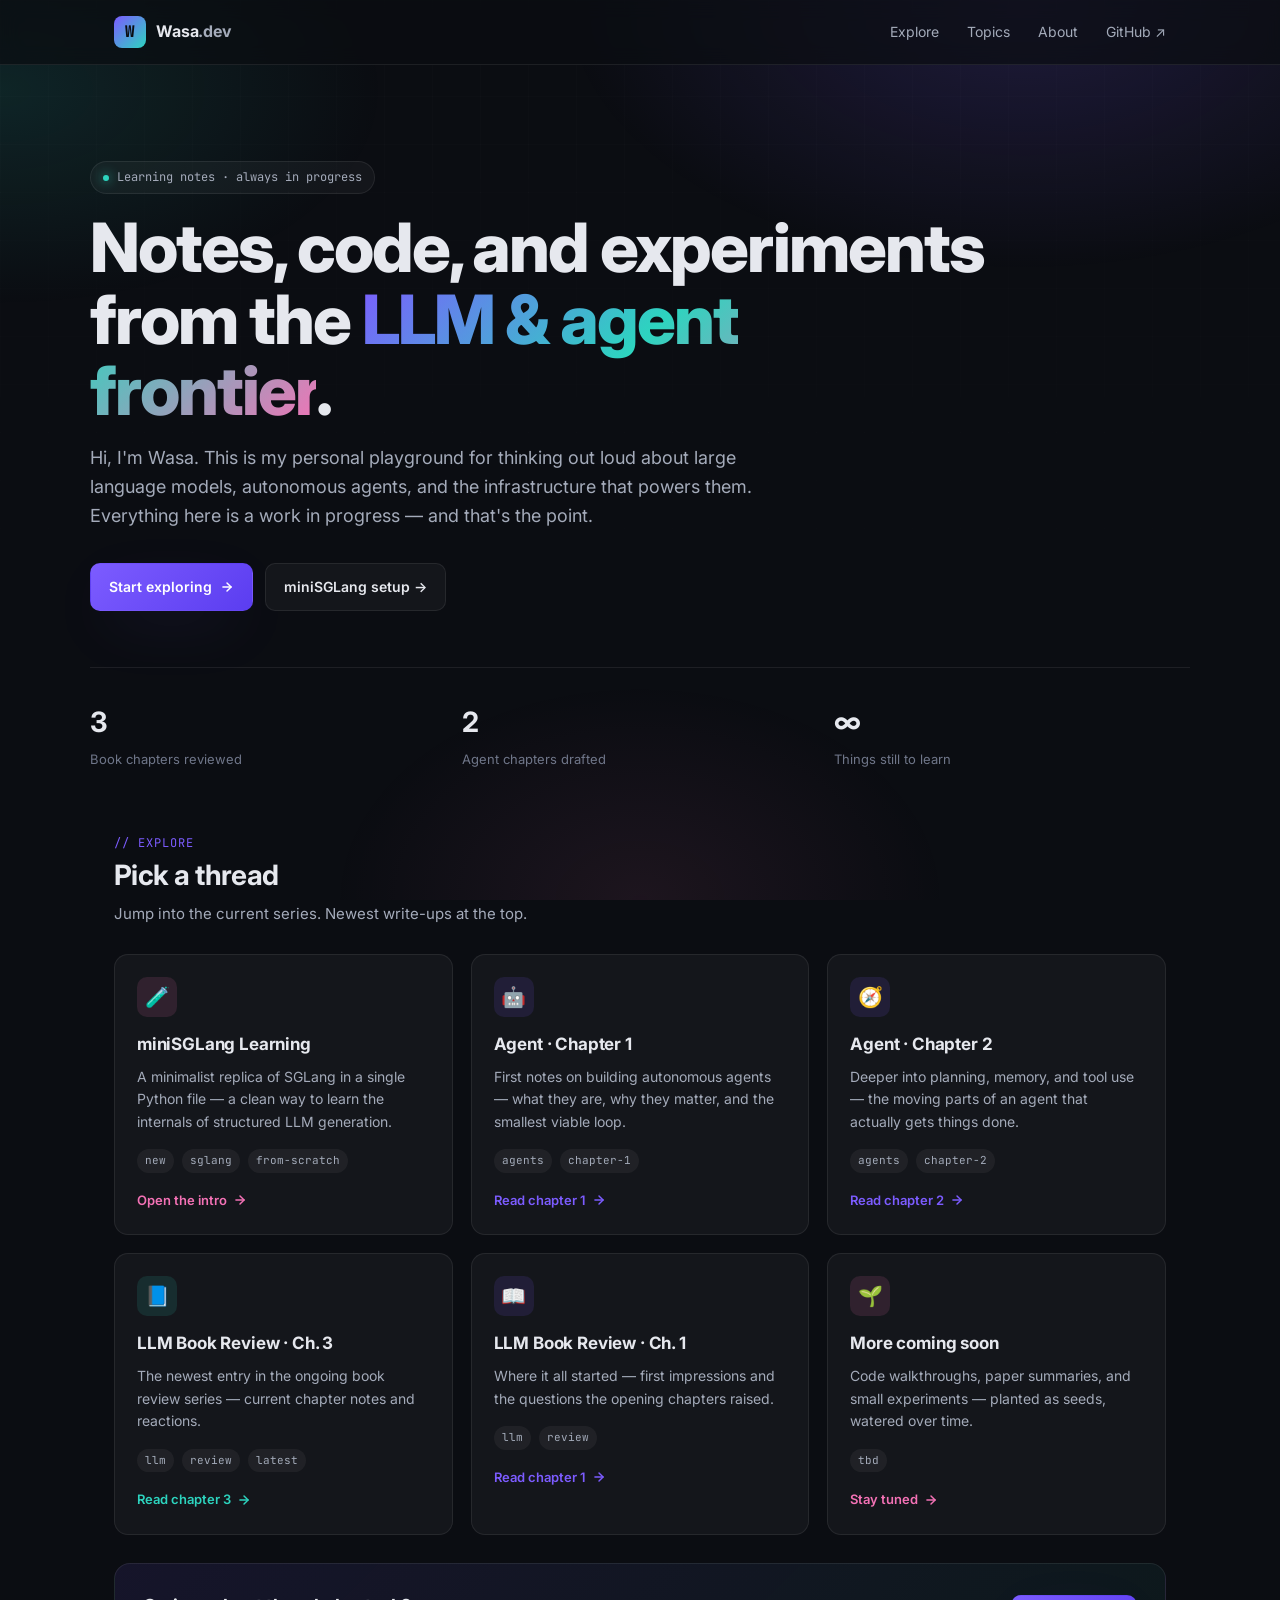
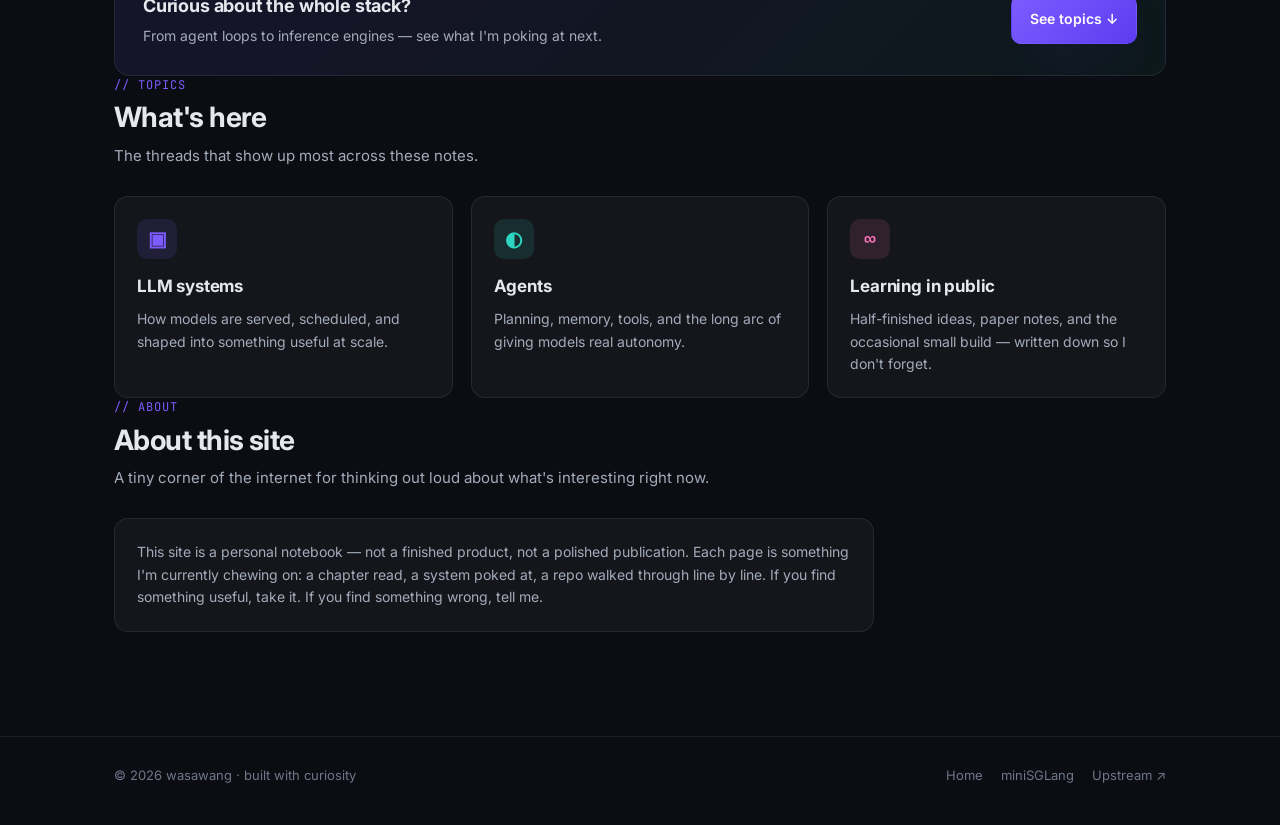
<file: index.html>
<!DOCTYPE html>
<html lang="en">
<head>
  <meta charset="UTF-8" />
  <meta name="viewport" content="width=device-width, initial-scale=1.0" />
  <title>Wasa's Playground — Notes on LLMs, Agents, and Code</title>
  <meta name="description" content="A personal learning playground exploring LLMs, agents, and SGLang — notes, experiments, and write-ups by wasawang." />
  <link rel="preconnect" href="https://fonts.googleapis.com">
  <link rel="preconnect" href="https://fonts.gstatic.com" crossorigin>
  <link href="https://fonts.googleapis.com/css2?family=Inter:wght@400;500;600;700;800&family=JetBrains+Mono:wght@400;600&display=swap" rel="stylesheet">
  <link rel="stylesheet" href="./style.css">
</head>
<body>
  <div class="bg-glow"></div>
  <div class="grid"></div>

  <nav>
    <div class="nav-inner">
      <a href="./index.html" class="brand">
        <span class="logo">W</span>
        <span>Wasa<span style="color:var(--text-dim)">.dev</span></span>
      </a>
      <div class="nav-links">
        <a href="#explore">Explore</a>
        <a href="#topics">Topics</a>
        <a href="#about">About</a>
        <a href="https://github.com/sgl-project/mini-sglang" target="_blank" rel="noopener">GitHub ↗</a>
      </div>
    </div>
  </nav>

  <header class="hero wrap">
    <span class="badge"><span class="dot"></span> Learning notes · always in progress</span>
    <h1 class="headline">
      Notes, code, and experiments from the
      <span class="grad">LLM &amp; agent frontier</span>.
    </h1>
    <p class="lede">
      Hi, I'm Wasa. This is my personal playground for thinking out loud about large language models, autonomous agents, and the infrastructure that powers them. Everything here is a work in progress — and that's the point.
    </p>
    <div class="cta-row">
      <a class="btn btn-primary" href="#explore">
        Start exploring
        <svg width="14" height="14" viewBox="0 0 24 24" fill="none" stroke="currentColor" stroke-width="2.5" stroke-linecap="round" stroke-linejoin="round"><path d="M5 12h14"/><path d="m12 5 7 7-7 7"/></svg>
      </a>
      <a class="btn btn-ghost" href="./miniSGLangLearning/index.html">miniSGLang setup →</a>
    </div>

    <div class="stats">
      <div class="stat">
        <div class="num">3</div>
        <div class="label">Book chapters reviewed</div>
      </div>
      <div class="stat">
        <div class="num">2</div>
        <div class="label">Agent chapters drafted</div>
      </div>
      <div class="stat">
        <div class="num">∞</div>
        <div class="label">Things still to learn</div>
      </div>
    </div>
  </header>

  <section id="explore" class="wrap">
    <div class="section-head reveal">
      <div>
        <div class="kicker">// explore</div>
        <h2>Pick a thread</h2>
        <p>Jump into the current series. Newest write-ups at the top.</p>
      </div>
    </div>

    <div class="cards">
      <a class="card t-accent-3 reveal" href="./miniSGLangLearning/index.html">
        <div class="icon">🧪</div>
        <h3>miniSGLang Learning</h3>
        <p>A minimalist replica of SGLang in a single Python file — a clean way to learn the internals of structured LLM generation.</p>
        <div class="meta">
          <span class="tag">new</span>
          <span class="tag">sglang</span>
          <span class="tag">from-scratch</span>
        </div>
        <span class="arrow">
          Open the intro
          <svg width="14" height="14" viewBox="0 0 24 24" fill="none" stroke="currentColor" stroke-width="2.5" stroke-linecap="round" stroke-linejoin="round"><path d="M5 12h14"/><path d="m12 5 7 7-7 7"/></svg>
        </span>
      </a>

      <a class="card reveal" href="./Agent/AgentChapter1.md">
        <div class="icon">🤖</div>
        <h3>Agent · Chapter 1</h3>
        <p>First notes on building autonomous agents — what they are, why they matter, and the smallest viable loop.</p>
        <div class="meta">
          <span class="tag">agents</span>
          <span class="tag">chapter-1</span>
        </div>
        <span class="arrow">
          Read chapter 1
          <svg width="14" height="14" viewBox="0 0 24 24" fill="none" stroke="currentColor" stroke-width="2.5" stroke-linecap="round" stroke-linejoin="round"><path d="M5 12h14"/><path d="m12 5 7 7-7 7"/></svg>
        </span>
      </a>

      <a class="card reveal" href="./Agent/AgentChapter2.md">
        <div class="icon">🧭</div>
        <h3>Agent · Chapter 2</h3>
        <p>Deeper into planning, memory, and tool use — the moving parts of an agent that actually gets things done.</p>
        <div class="meta">
          <span class="tag">agents</span>
          <span class="tag">chapter-2</span>
        </div>
        <span class="arrow">
          Read chapter 2
          <svg width="14" height="14" viewBox="0 0 24 24" fill="none" stroke="currentColor" stroke-width="2.5" stroke-linecap="round" stroke-linejoin="round"><path d="M5 12h14"/><path d="m12 5 7 7-7 7"/></svg>
        </span>
      </a>

      <a class="card t-accent-2 reveal" href="./LLM/bookreview_ch3.md">
        <div class="icon">📘</div>
        <h3>LLM Book Review · Ch. 3</h3>
        <p>The newest entry in the ongoing book review series — current chapter notes and reactions.</p>
        <div class="meta">
          <span class="tag">llm</span>
          <span class="tag">review</span>
          <span class="tag">latest</span>
        </div>
        <span class="arrow">
          Read chapter 3
          <svg width="14" height="14" viewBox="0 0 24 24" fill="none" stroke="currentColor" stroke-width="2.5" stroke-linecap="round" stroke-linejoin="round"><path d="M5 12h14"/><path d="m12 5 7 7-7 7"/></svg>
        </span>
      </a>

      <a class="card reveal" href="./LLM/bookreview_ch1.md">
        <div class="icon">📖</div>
        <h3>LLM Book Review · Ch. 1</h3>
        <p>Where it all started — first impressions and the questions the opening chapters raised.</p>
        <div class="meta">
          <span class="tag">llm</span>
          <span class="tag">review</span>
        </div>
        <span class="arrow">
          Read chapter 1
          <svg width="14" height="14" viewBox="0 0 24 24" fill="none" stroke="currentColor" stroke-width="2.5" stroke-linecap="round" stroke-linejoin="round"><path d="M5 12h14"/><path d="m12 5 7 7-7 7"/></svg>
        </span>
      </a>

      <a class="card t-accent-3 reveal" href="#">
        <div class="icon">🌱</div>
        <h3>More coming soon</h3>
        <p>Code walkthroughs, paper summaries, and small experiments — planted as seeds, watered over time.</p>
        <div class="meta">
          <span class="tag">tbd</span>
        </div>
        <span class="arrow">
          Stay tuned
          <svg width="14" height="14" viewBox="0 0 24 24" fill="none" stroke="currentColor" stroke-width="2.5" stroke-linecap="round" stroke-linejoin="round"><path d="M5 12h14"/><path d="m12 5 7 7-7 7"/></svg>
        </span>
      </a>
    </div>

    <div class="cta-strip reveal" style="margin-top: 28px;">
      <div>
        <h3>Curious about the whole stack?</h3>
        <p>From agent loops to inference engines — see what I'm poking at next.</p>
      </div>
      <a class="btn btn-primary" href="#topics">See topics ↓</a>
    </div>
  </section>

  <section id="topics" class="wrap">
    <div class="section-head reveal">
      <div>
        <div class="kicker">// topics</div>
        <h2>What's here</h2>
        <p>The threads that show up most across these notes.</p>
      </div>
    </div>

    <div class="cards">
      <div class="card reveal">
        <div class="icon">▣</div>
        <h3>LLM systems</h3>
        <p>How models are served, scheduled, and shaped into something useful at scale.</p>
      </div>
      <div class="card reveal t-accent-2">
        <div class="icon">◐</div>
        <h3>Agents</h3>
        <p>Planning, memory, tools, and the long arc of giving models real autonomy.</p>
      </div>
      <div class="card reveal t-accent-3">
        <div class="icon">∞</div>
        <h3>Learning in public</h3>
        <p>Half-finished ideas, paper notes, and the occasional small build — written down so I don't forget.</p>
      </div>
    </div>
  </section>

  <section id="about" class="wrap" style="padding-bottom: 24px;">
    <div class="section-head reveal">
      <div>
        <div class="kicker">// about</div>
        <h2>About this site</h2>
        <p>A tiny corner of the internet for thinking out loud about what's interesting right now.</p>
      </div>
    </div>
    <div class="card reveal" style="max-width: 760px;">
      <p style="margin: 0; color: var(--text-dim);">
        This site is a personal notebook — not a finished product, not a polished publication. Each page is something I'm currently chewing on: a chapter read, a system poked at, a repo walked through line by line. If you find something useful, take it. If you find something wrong, tell me.
      </p>
    </div>
  </section>

  <footer>
    <div class="wrap footer-inner">
      <div>© <span id="year"></span> wasawang · built with curiosity</div>
      <div class="footer-links">
        <a href="./index.html">Home</a>
        <a href="./miniSGLangLearning/index.html">miniSGLang</a>
        <a href="https://github.com/sgl-project/mini-sglang" target="_blank" rel="noopener">Upstream ↗</a>
      </div>
    </div>
  </footer>

  <script>
    // year
    document.getElementById('year').textContent = new Date().getFullYear();

    // reveal on scroll
    const io = new IntersectionObserver((entries) => {
      entries.forEach((e) => {
        if (e.isIntersecting) {
          e.target.classList.add('in');
          io.unobserve(e.target);
        }
      });
    }, { threshold: 0.08 });
    document.querySelectorAll('.reveal').forEach((el) => io.observe(el));
  </script>
</body>
</html>
</file>
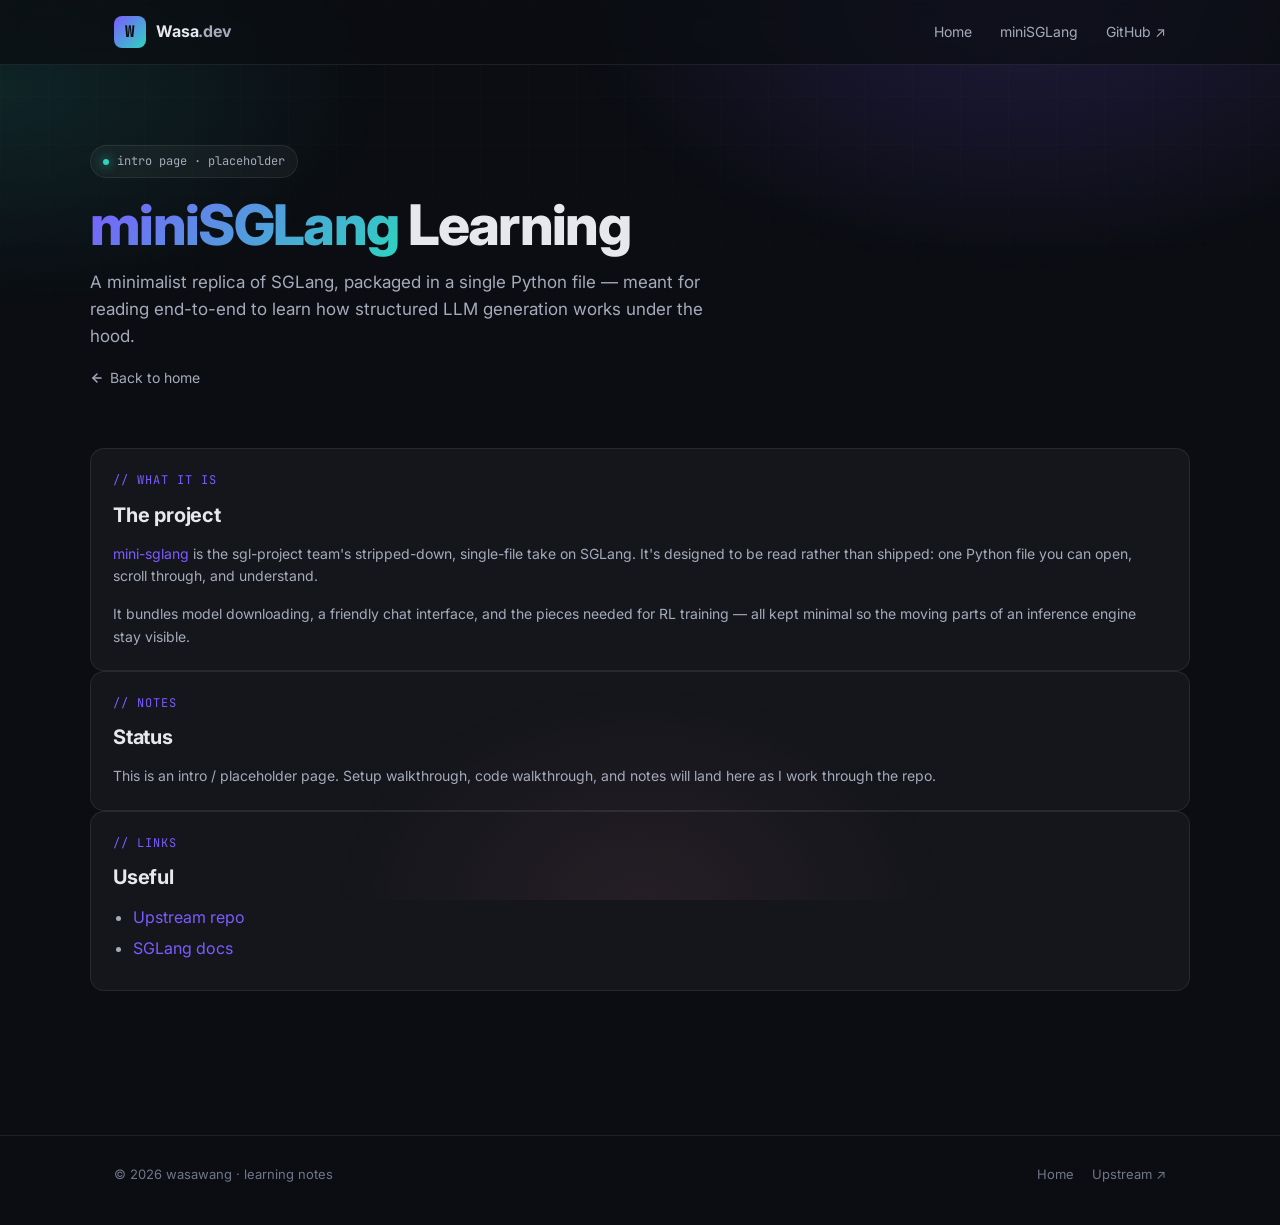
<file: miniSGLangLearning/index.html>
<!DOCTYPE html>
<html lang="en">
<head>
  <meta charset="UTF-8" />
  <meta name="viewport" content="width=device-width, initial-scale=1.0" />
  <title>miniSGLang Learning · Wasa's Playground</title>
  <meta name="description" content="A short intro to miniSGLang — a minimalist replica of SGLang for learning the internals of structured LLM generation." />
  <link rel="preconnect" href="https://fonts.googleapis.com">
  <link rel="preconnect" href="https://fonts.gstatic.com" crossorigin>
  <link href="https://fonts.googleapis.com/css2?family=Inter:wght@400;500;600;700;800&family=JetBrains+Mono:wght@400;600&display=swap" rel="stylesheet">
  <link rel="stylesheet" href="../style.css">
</head>
<body>
  <div class="bg-glow"></div>
  <div class="grid"></div>

  <nav>
    <div class="nav-inner">
      <a href="../index.html" class="brand">
        <span class="logo">W</span>
        <span>Wasa<span style="color:var(--text-dim)">.dev</span></span>
      </a>
      <div class="nav-links">
        <a href="../index.html">Home</a>
        <a href="./index.html">miniSGLang</a>
        <a href="https://github.com/sgl-project/mini-sglang" target="_blank" rel="noopener">GitHub ↗</a>
      </div>
    </div>
  </nav>

  <header class="wrap page-head">
    <span class="badge"><span class="dot"></span> intro page · placeholder</span>
    <h1 class="title">
      <span class="grad">miniSGLang</span> Learning
    </h1>
    <p class="subtitle">
      A minimalist replica of SGLang, packaged in a single Python file — meant for reading end-to-end to learn how structured LLM generation works under the hood.
    </p>
    <a href="../index.html" class="back-link">
      <svg width="14" height="14" viewBox="0 0 24 24" fill="none" stroke="currentColor" stroke-width="2.5" stroke-linecap="round" stroke-linejoin="round"><path d="m12 19-7-7 7-7"/><path d="M19 12H5"/></svg>
      Back to home
    </a>
  </header>

  <main class="wrap content">
    <div class="card">
      <div class="kicker">// what it is</div>
      <h2 style="margin-top: 8px;">The project</h2>
      <p>
        <a href="https://github.com/sgl-project/mini-sglang" target="_blank" rel="noopener">mini-sglang</a> is the sgl-project team's stripped-down, single-file take on SGLang. It's designed to be read rather than shipped: one Python file you can open, scroll through, and understand.
      </p>
      <p>
        It bundles model downloading, a friendly chat interface, and the pieces needed for RL training — all kept minimal so the moving parts of an inference engine stay visible.
      </p>
    </div>

    <div class="card">
      <div class="kicker">// notes</div>
      <h2 style="margin-top: 8px;">Status</h2>
      <p>
        This is an intro / placeholder page. Setup walkthrough, code walkthrough, and notes will land here as I work through the repo.
      </p>
    </div>

    <div class="card">
      <div class="kicker">// links</div>
      <h2 style="margin-top: 8px;">Useful</h2>
      <ul>
        <li><a href="https://github.com/sgl-project/mini-sglang" target="_blank" rel="noopener">Upstream repo</a></li>
        <li><a href="https://docs.sglang.ai/" target="_blank" rel="noopener">SGLang docs</a></li>
      </ul>
    </div>
  </main>

  <footer>
    <div class="wrap footer-inner">
      <div>© <span id="year"></span> wasawang · learning notes</div>
      <div class="footer-links">
        <a href="../index.html">Home</a>
        <a href="https://github.com/sgl-project/mini-sglang" target="_blank" rel="noopener">Upstream ↗</a>
      </div>
    </div>
  </footer>

  <script>
    document.getElementById('year').textContent = new Date().getFullYear();
  </script>
</body>
</html>
</file>
<file: style.css>
/* ============================================================
   Wasa Playground — site-wide stylesheet
   Linked from:
     - index.html  (./style.css)
     - miniSGLangLearning/index.html  (../style.css)
   ============================================================ */

/* ---------- 1. Theme tokens & reset ---------- */
:root {
  --bg: #0b0d12;
  --bg-soft: #11141b;
  --surface: rgba(255, 255, 255, 0.04);
  --border: rgba(255, 255, 255, 0.08);
  --text: #e6e8ee;
  --text-dim: #a4abba;
  --muted: #6f7689;
  --accent: #7c5cff;
  --accent-2: #2dd4bf;
  --accent-3: #f472b6;
  --shadow: 0 20px 60px -20px rgba(124, 92, 255, 0.35);
}

* { box-sizing: border-box; }
html, body { margin: 0; padding: 0; }

body {
  font-family: 'Inter', system-ui, -apple-system, "Segoe UI", Roboto, "Helvetica Neue", Arial, sans-serif;
  color: var(--text);
  background: var(--bg);
  line-height: 1.6;
  -webkit-font-smoothing: antialiased;
  text-rendering: optimizeLegibility;
  overflow-x: hidden;
}

a { color: inherit; text-decoration: none; }

/* ---------- 2. Background layers ---------- */
.bg-glow {
  position: fixed;
  inset: 0;
  z-index: -1;
  pointer-events: none;
  background:
    radial-gradient(60% 50% at 80% 0%, rgba(124, 92, 255, 0.18), transparent 60%),
    radial-gradient(50% 40% at 0% 10%, rgba(45, 212, 191, 0.12), transparent 60%),
    radial-gradient(40% 40% at 50% 100%, rgba(244, 114, 182, 0.08), transparent 60%);
}
.grid {
  position: fixed;
  inset: 0;
  z-index: -1;
  pointer-events: none;
  opacity: 0.4;
  mask-image: linear-gradient(180deg, black 0%, transparent 80%);
  background-image:
    linear-gradient(rgba(255,255,255,0.04) 1px, transparent 1px),
    linear-gradient(90deg, rgba(255,255,255,0.04) 1px, transparent 1px);
  background-size: 48px 48px;
}

/* ---------- 3. Layout primitives ---------- */
.wrap {
  max-width: 1100px;
  margin: 0 auto;
  padding: 0 24px;
}

/* ---------- 4. Nav ---------- */
nav {
  position: sticky;
  top: 0;
  z-index: 50;
  backdrop-filter: blur(10px);
  -webkit-backdrop-filter: blur(10px);
  background: rgba(11, 13, 18, 0.7);
  border-bottom: 1px solid var(--border);
}
.nav-inner {
  display: flex;
  align-items: center;
  justify-content: space-between;
  padding: 16px 24px;
  max-width: 1100px;
  margin: 0 auto;
}
.brand {
  display: flex;
  align-items: center;
  gap: 10px;
  font-weight: 700;
  letter-spacing: -0.01em;
  color: var(--text);
}
.brand .logo {
  width: 32px;
  height: 32px;
  border-radius: 8px;
  background: linear-gradient(135deg, var(--accent), var(--accent-2));
  display: grid;
  place-items: center;
  color: #0b0d12;
  font-weight: 800;
  font-family: 'JetBrains Mono', monospace;
  box-shadow: var(--shadow);
}
.nav-links {
  display: flex;
  gap: 28px;
  font-size: 14px;
  color: var(--text-dim);
}
.nav-links a { transition: color 0.2s ease; }
.nav-links a:hover { color: var(--text); text-decoration: none; }

/* ---------- 5. Typography utilities ---------- */
.badge {
  display: inline-flex;
  align-items: center;
  gap: 8px;
  padding: 6px 12px;
  border: 1px solid var(--border);
  border-radius: 999px;
  background: var(--surface);
  font-size: 12px;
  color: var(--text-dim);
  font-family: 'JetBrains Mono', monospace;
}
.badge .dot {
  width: 6px;
  height: 6px;
  border-radius: 999px;
  background: var(--accent-2);
  box-shadow: 0 0 12px var(--accent-2);
}
.kicker {
  font-family: 'JetBrains Mono', monospace;
  font-size: 12px;
  color: var(--accent);
  letter-spacing: 0.08em;
  text-transform: uppercase;
}

/* ---------- 6. Headlines & lede ---------- */
h1.headline {
  font-size: clamp(40px, 6vw, 68px);
  line-height: 1.05;
  letter-spacing: -0.03em;
  font-weight: 800;
  margin: 18px 0 18px;
  max-width: 900px;
}
h1.headline .grad {
  background: linear-gradient(135deg, var(--accent) 0%, var(--accent-2) 50%, var(--accent-3) 100%);
  -webkit-background-clip: text;
  background-clip: text;
  color: transparent;
}
p.lede {
  font-size: 18px;
  color: var(--text-dim);
  max-width: 680px;
  margin: 0 0 32px;
}

h1.title {
  font-size: clamp(36px, 5vw, 56px);
  line-height: 1.05;
  letter-spacing: -0.03em;
  font-weight: 800;
  margin: 18px 0 14px;
}
h1.title .grad {
  background: linear-gradient(135deg, var(--accent) 0%, var(--accent-2) 100%);
  -webkit-background-clip: text;
  background-clip: text;
  color: transparent;
}
.subtitle {
  font-size: 17px;
  color: var(--text-dim);
  max-width: 640px;
  margin: 0;
}

/* Page-level frames (miniSGLang) */
.page-head { padding: 80px 0 32px; }
.content { padding: 24px 0 64px; }

/* Hero (home) */
.hero { padding: 96px 0 64px; position: relative; }

/* ---------- 7. CTAs & buttons ---------- */
.cta-row {
  display: flex;
  gap: 12px;
  flex-wrap: wrap;
}
.btn {
  display: inline-flex;
  align-items: center;
  gap: 8px;
  padding: 12px 18px;
  border-radius: 10px;
  font-weight: 600;
  font-size: 14px;
  border: 1px solid transparent;
  transition: transform 0.15s ease, background 0.2s ease, border-color 0.2s ease;
}
.btn:hover { transform: translateY(-1px); }
.btn-primary {
  background: linear-gradient(135deg, var(--accent), #5b3df0);
  color: white;
  box-shadow: var(--shadow);
}
.btn-ghost {
  background: var(--surface);
  border-color: var(--border);
  color: var(--text);
}
.btn-ghost:hover { border-color: rgba(255,255,255,0.2); }

.back-link {
  display: inline-flex;
  align-items: center;
  gap: 6px;
  margin-top: 16px;
  font-size: 14px;
  color: var(--text-dim);
}
.back-link:hover { color: var(--text); text-decoration: none; }

/* ---------- 8. Stats strip ---------- */
.stats {
  display: grid;
  grid-template-columns: repeat(3, 1fr);
  gap: 16px;
  margin-top: 56px;
  padding-top: 32px;
  border-top: 1px solid var(--border);
}
.stat .num {
  font-size: 28px;
  font-weight: 700;
  letter-spacing: -0.02em;
}
.stat .label {
  font-size: 13px;
  color: var(--muted);
  margin-top: 4px;
}

/* ---------- 9. Sections ---------- */
section { padding: 56px 0; }
.section-head {
  display: flex;
  align-items: end;
  justify-content: space-between;
  gap: 24px;
  margin-bottom: 28px;
}
.section-head h2 {
  font-size: 28px;
  letter-spacing: -0.02em;
  margin: 0 0 4px;
}
.section-head p {
  color: var(--text-dim);
  margin: 0;
  font-size: 15px;
}

/* ---------- 10. Cards ---------- */
.cards {
  display: grid;
  grid-template-columns: repeat(auto-fit, minmax(280px, 1fr));
  gap: 18px;
}
.card {
  position: relative;
  padding: 22px;
  border-radius: 14px;
  background: var(--surface);
  border: 1px solid var(--border);
  transition: transform 0.2s ease, border-color 0.2s ease, background 0.2s ease;
  overflow: hidden;
}
.card::before {
  content: "";
  position: absolute;
  inset: 0;
  background: linear-gradient(135deg, transparent, rgba(124,92,255,0.06));
  opacity: 0;
  transition: opacity 0.3s ease;
  pointer-events: none;
}
.card:hover {
  transform: translateY(-3px);
  border-color: rgba(124, 92, 255, 0.35);
}
.card:hover::before { opacity: 1; }

.card .icon {
  width: 40px;
  height: 40px;
  display: grid;
  place-items: center;
  border-radius: 10px;
  background: rgba(124, 92, 255, 0.12);
  color: var(--accent);
  font-size: 20px;
  margin-bottom: 14px;
  font-family: 'JetBrains Mono', monospace;
  font-weight: 700;
}
.card h2 {
  margin: 0 0 12px;
  font-size: 20px;
  letter-spacing: -0.01em;
}
.card h3 {
  margin: 0 0 8px;
  font-size: 17px;
  letter-spacing: -0.01em;
}
.card p {
  margin: 0 0 16px;
  color: var(--text-dim);
  font-size: 14px;
}
.card p:last-child { margin-bottom: 0; }
.card ul {
  margin: 0;
  padding-left: 20px;
  color: var(--text-dim);
}
.card li { margin: 6px 0; }

.card .meta {
  display: flex;
  gap: 8px;
  flex-wrap: wrap;
  margin-bottom: 14px;
}
.tag {
  font-size: 11px;
  padding: 3px 8px;
  border-radius: 999px;
  background: rgba(255,255,255,0.05);
  color: var(--text-dim);
  font-family: 'JetBrains Mono', monospace;
}
.card .arrow {
  display: inline-flex;
  align-items: center;
  gap: 6px;
  font-size: 13px;
  color: var(--accent);
  font-weight: 600;
}
.card .arrow svg { transition: transform 0.2s ease; }
.card:hover .arrow svg { transform: translateX(3px); }

/* Accent variants on card icons/arrows (home) */
.card.t-accent-2 .icon { background: rgba(45, 212, 191, 0.12); color: var(--accent-2); }
.card.t-accent-2 .arrow { color: var(--accent-2); }
.card.t-accent-3 .icon { background: rgba(244, 114, 182, 0.12); color: var(--accent-3); }
.card.t-accent-3 .arrow { color: var(--accent-3); }

/* Home CTA strip */
.cta-strip {
  margin-top: 32px;
  padding: 28px;
  border-radius: 16px;
  border: 1px solid var(--border);
  background: linear-gradient(135deg, rgba(124,92,255,0.1), rgba(45,212,191,0.06));
  display: flex;
  align-items: center;
  justify-content: space-between;
  gap: 24px;
  flex-wrap: wrap;
}
.cta-strip h3 {
  margin: 0 0 4px;
  font-size: 18px;
  letter-spacing: -0.01em;
}
.cta-strip p { margin: 0; color: var(--text-dim); font-size: 14px; }

/* miniSGLang: tint inline body links */
.content a { color: var(--accent); }
.content a:hover { text-decoration: underline; }

/* ---------- 11. Footer ---------- */
footer {
  margin-top: 80px;
  border-top: 1px solid var(--border);
  padding: 28px 0 40px;
  color: var(--muted);
  font-size: 13px;
}
.footer-inner {
  display: flex;
  align-items: center;
  justify-content: space-between;
  gap: 16px;
  flex-wrap: wrap;
}
.footer-links { display: flex; gap: 18px; }
.footer-links a:hover { color: var(--text); text-decoration: none; }

/* ---------- 12. Reveal animation ---------- */
.reveal {
  opacity: 0;
  transform: translateY(8px);
  transition: opacity 0.6s ease, transform 0.6s ease;
}
.reveal.in { opacity: 1; transform: none; }

/* ---------- 13. Responsive ---------- */
@media (max-width: 720px) {
  .nav-links { display: none; }
  .hero { padding: 64px 0 32px; }
  .stats { grid-template-columns: 1fr 1fr; }
  .section-head { flex-direction: column; align-items: flex-start; }
}
</file>
